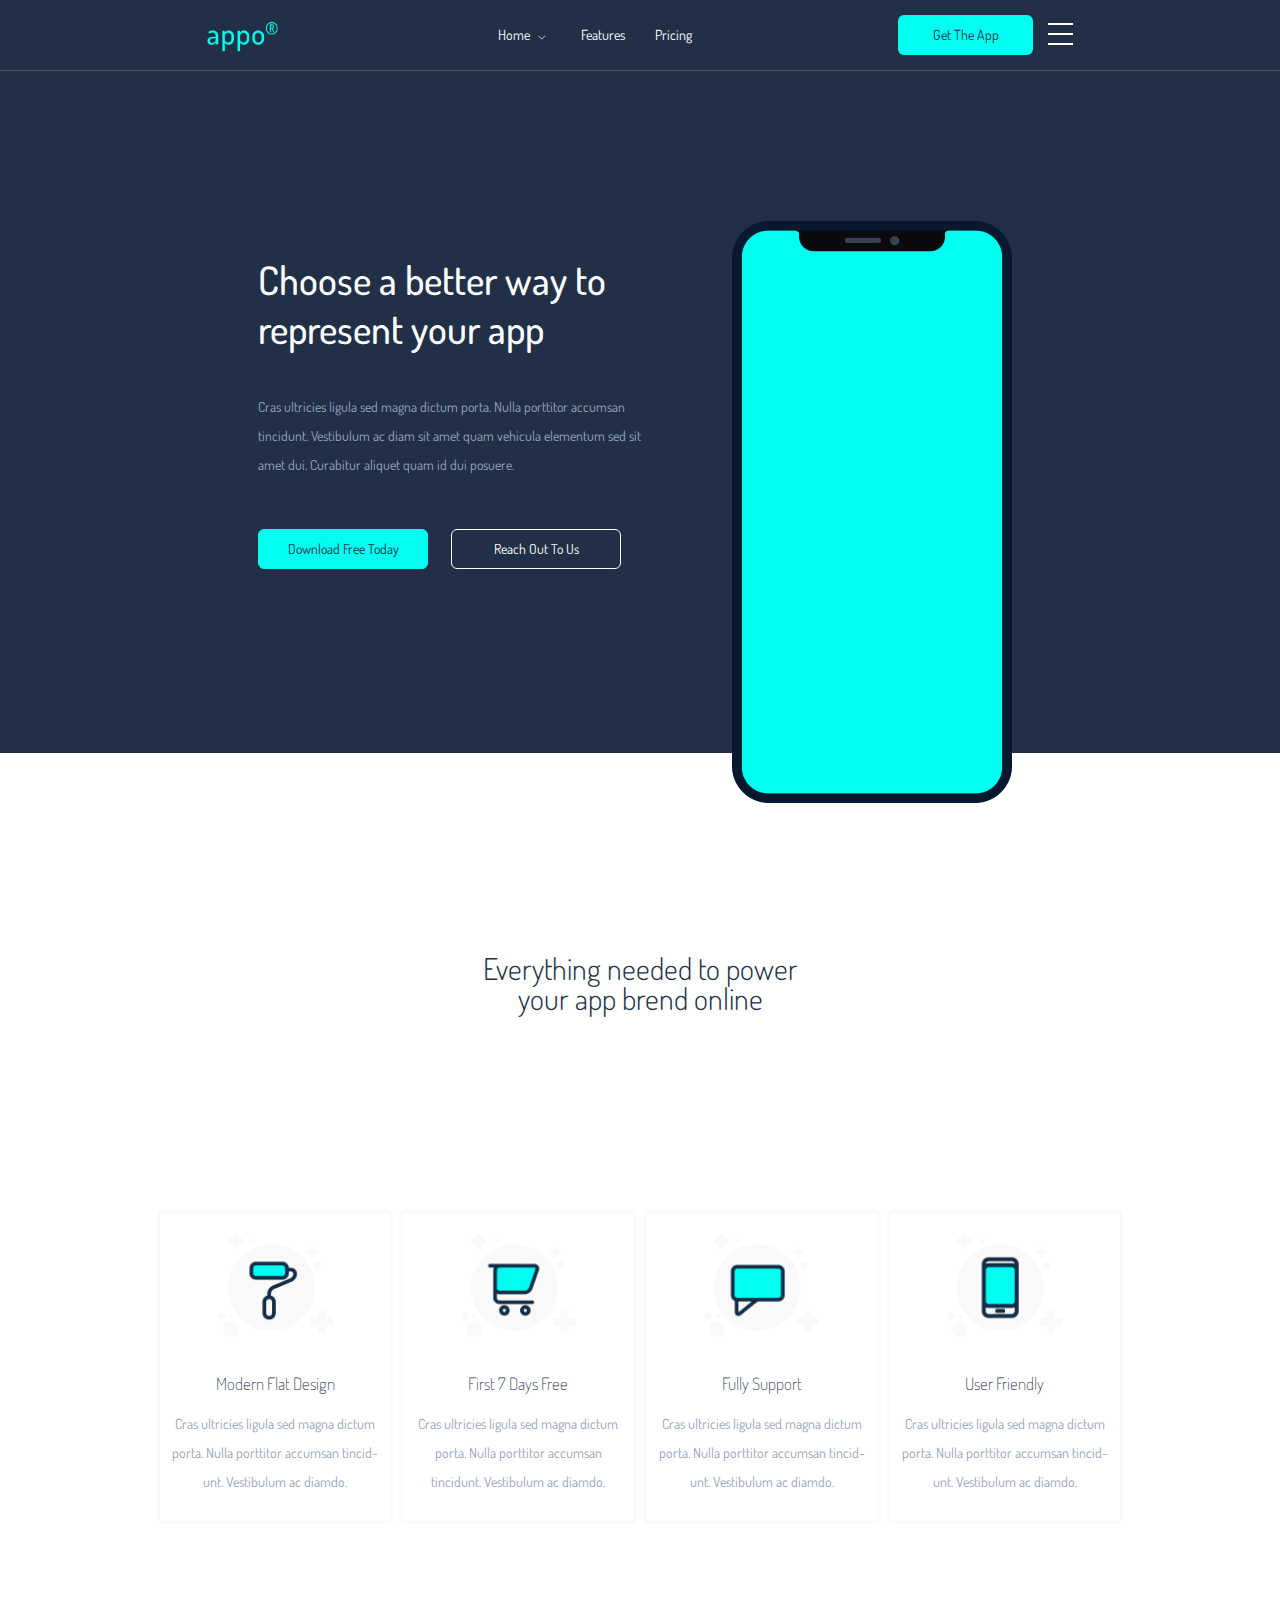
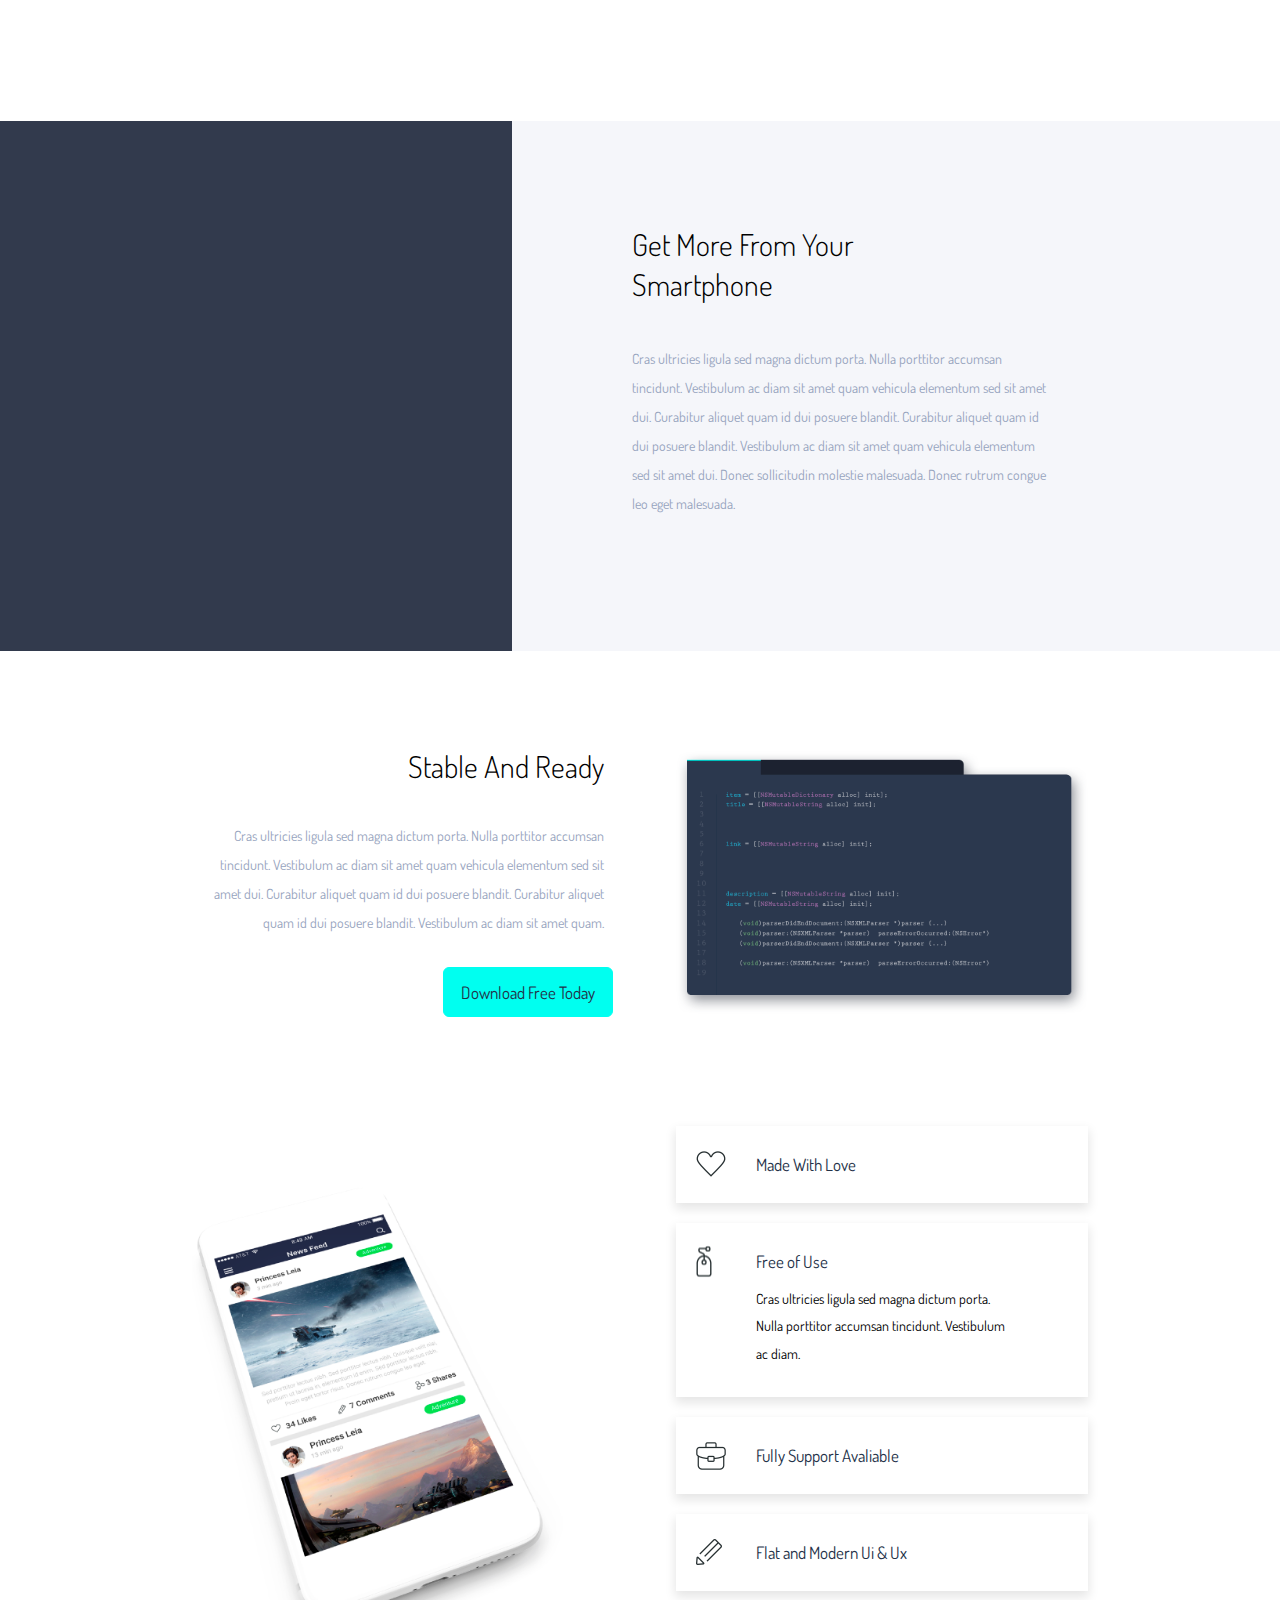
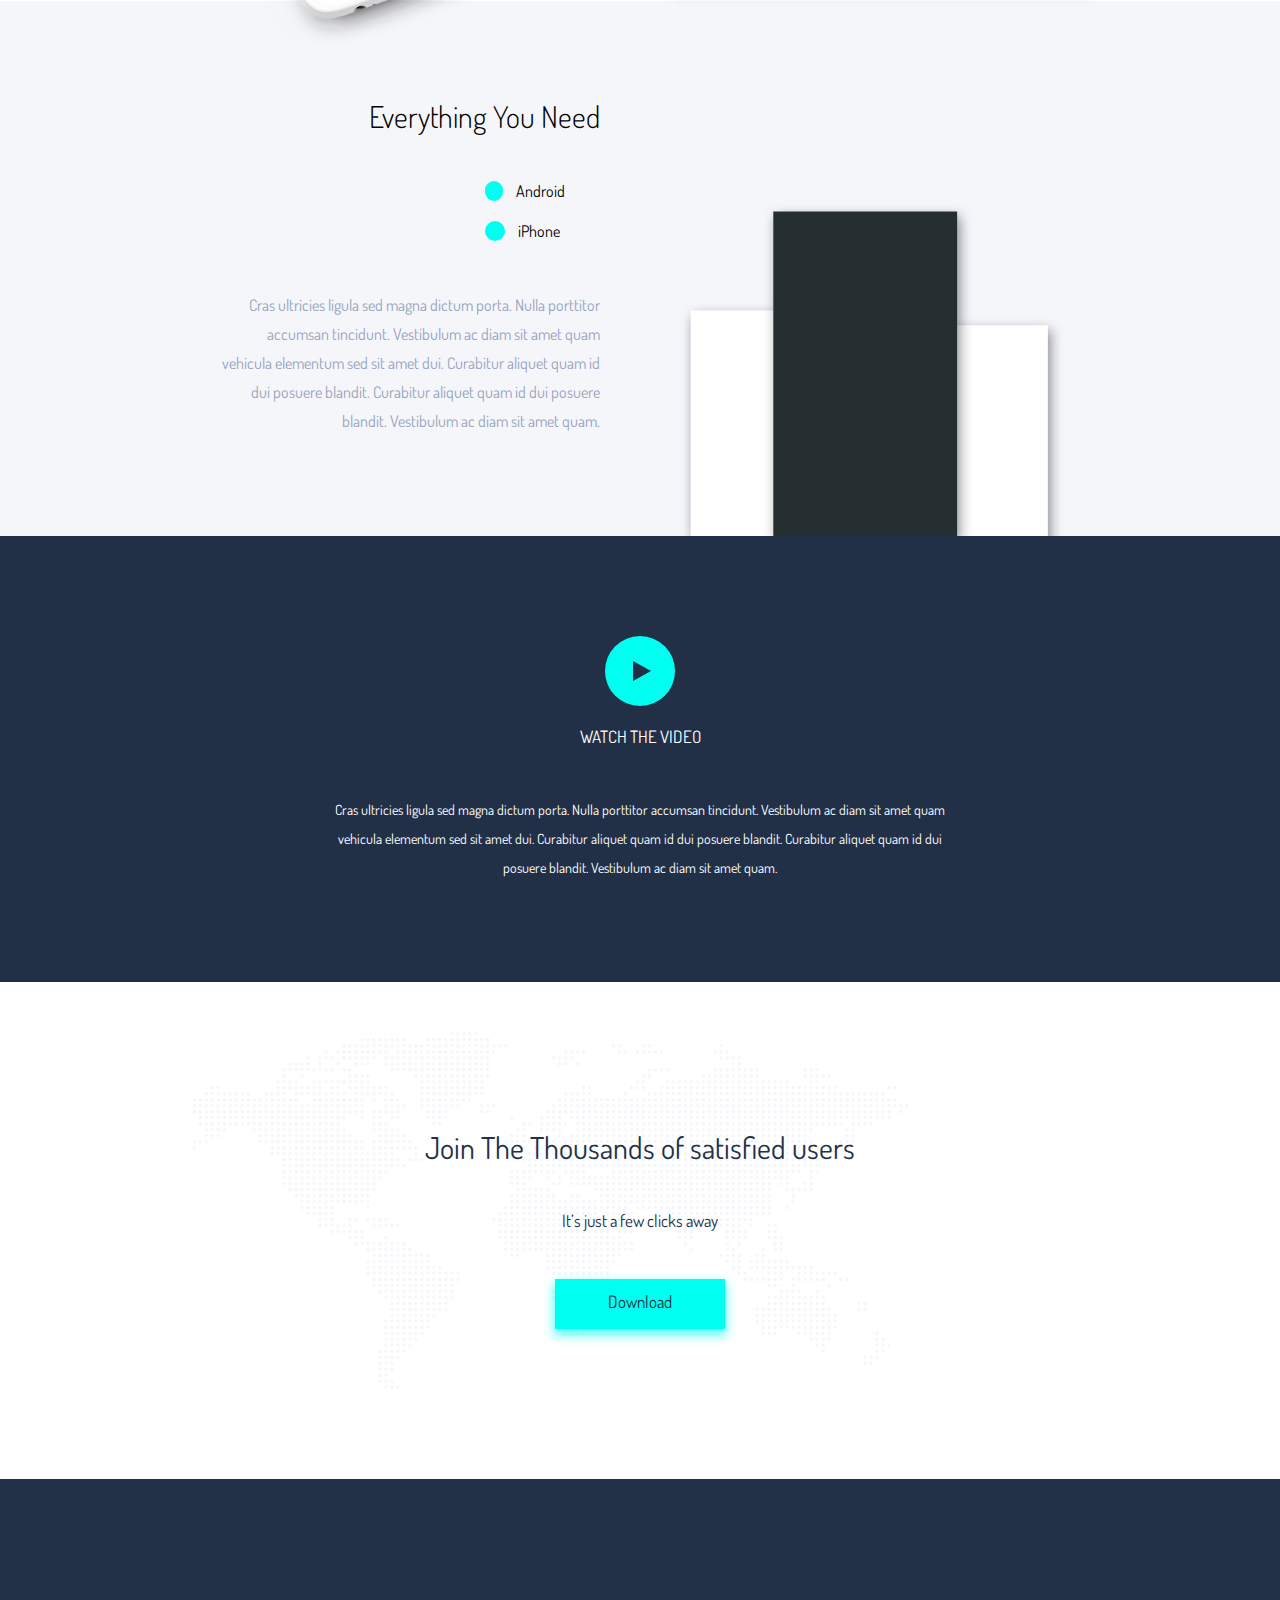
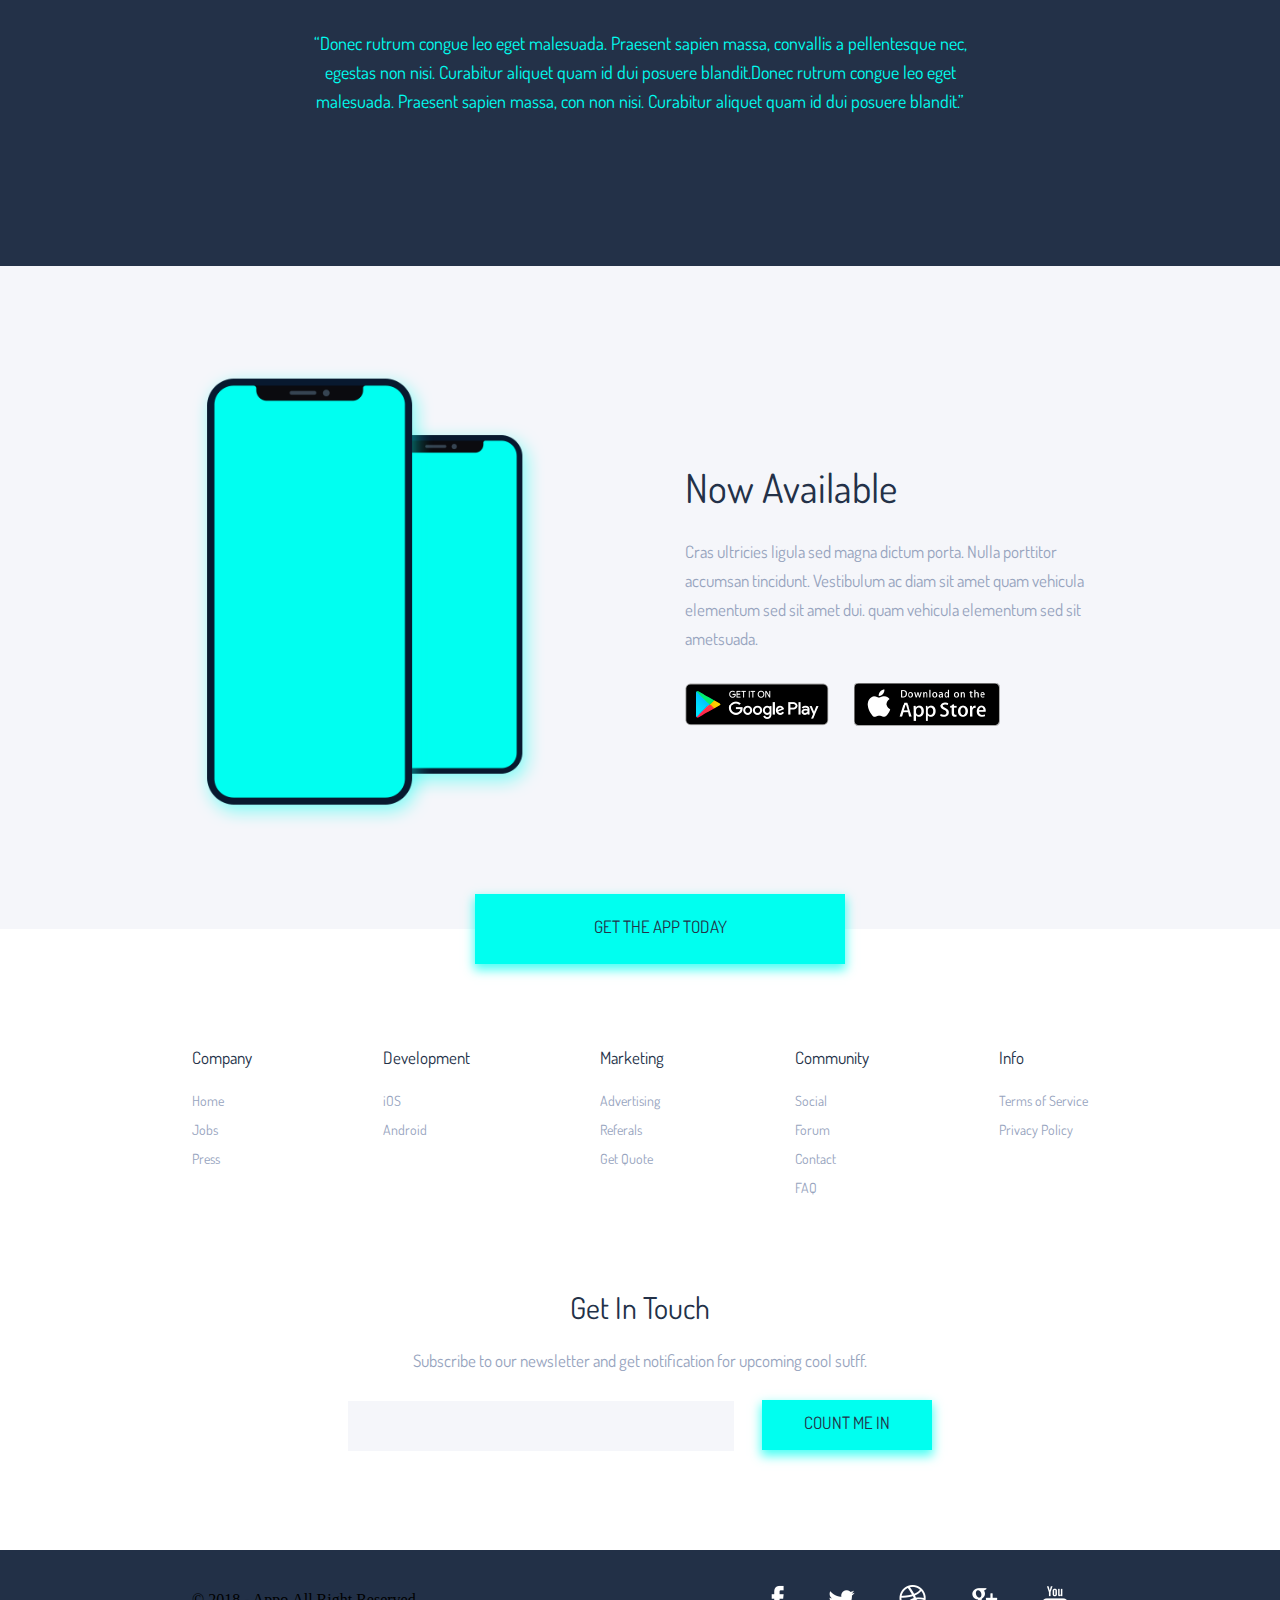
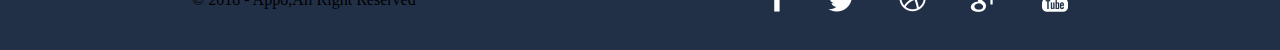
<file: phone/index.html>
<!DOCTYPE html>
<html lang="en">
<head>
  <meta charset="UTF-8">
  <meta name="viewport" content="width=device-width, initial-scale=1.0">
  <meta http-equiv="X-UA-Compatible" content="ie=edge">

  <link rel="stylesheet" href="./style/reset/reset.css">

  <link href="https://fonts.googleapis.com/css?family=Dosis:500&display=swap" rel="stylesheet">
  <link href="https://fonts.googleapis.com/css?family=Dosis:300&display=swap" rel="stylesheet">

  <link rel="stylesheet" href="./style/header/header.css">
  <link rel="stylesheet" href="./style/main/main.css">
  <link rel="stylesheet" href="./style/footer/footer.css">
  
  
  <title>appo</title>
</head>
<body>
  <header class="header__container">
    <div class="header__container-div">
    
      <img class="logo" src="./image/logo.png">
      
      <nav class="header__container-section">
        <ul class="header__container-section__list">

          <li class="header__container-section__list-items">
            <a class="header__container-section__list-items-btn" href="">
              Home
              
              <img src="./image/homeArrow.png" alt="">
            </a>
          
            <ul class="header__container-section__list-items__home-list">
              
              <li class="header__container-section__list-items__home-list-items">
                <a href="">1</a>
              </li>
              
              <li class="header__container-section__list-items__home-list-items">
                <a href="">2</a>
              </li>
            
              <li class="header__container-section__list-items__home-list-items">
                <a href="">3</a>
              </li>
            </ul>
          </li>
          
          <li class="header__container-section__list-items">
            <a class="header__container-section__list-items-btn" href="">
              Features
            </a>
          </li>
          
          <li class="header__container-section__list-items">
            <a class="header__container-section__list-items-btn" href="">
              Pricing
            </a>
          </li>
        </ul>
      </nav>
      
      <ul class="header__container-btn__list">
        <li class="header__container-btn__list-items">
          <button class="header__container-btn__list-items__btn">Get The App</button>
        </li>

        <li class="header__container-btn__list-items">
          <button class="header__container-btn__list-items__menu">
            <img src="./image/IconMenu.png" alt="">
          </button>
        </li>
      </ul>
      
    </div>
  </header>
  
  <main class="main">
      <section class='main__head-content'>

        <div class="main__head-content__wrap">
          <h3 class="main__head-content__wrap-chapter">Choose a better way to represent your app</h3>

          <p class="main__head-content__wrap-text">
            Cras ultricies ligula sed magna dictum porta. 
            Nulla porttitor accumsan tincidunt. Vestibulum ac 
            diam sit amet quam vehicula elementum sed sit amet dui. 
            Curabitur aliquet quam id dui posuere.
          </p>

          <button class="main__head-content__wrap-btn-dwl">Download Free Today</button>

          <button class="main__head-content__wrap-btn-reach">Reach Out To Us</button>
        </div>

        <img class="main__head-content-img"  src="./image/vectorPphone.png" alt="">
      </section>

      
      <section class='main__first-block'>
        <h4 class="main__first-block-chapter">Everything needed to power your app brend online</h4>
      
        <div class="main__first-block__wrap">
        
        <div class="main__first-block__wrap__sub-menu">
          <img src="./image/subMenuIcon1.png" class="main__first-block__wrap__sub-menu-img">
          
          <h5 class="main__first-block__wrap__sub-menu-chapter">Modern Flat Design</h5>
          <p class="main__first-block__wrap__sub-menu-text">
            Cras ultricies ligula sed magna dictum porta. Nulla porttitor accumsan tincid&shyunt. Vestibulum ac diamdo.
          </p>
        </div>

        <div class="main__first-block__wrap__sub-menu">
          <img src="./image/subMenuIcon2.png" class="main__first-block__wrap__sub-menu-img">
          
          <h5 class="main__first-block__wrap__sub-menu-chapter">First 7 Days Free</h5>
          <p class="main__first-block__wrap__sub-menu-text">
            Cras ultricies ligula sed magna dictum porta. Nulla porttitor accum&shysan tincidunt. Vestibulum ac diamdo.
          </p>
          
        </div>
        
        <div class="main__first-block__wrap__sub-menu">
          <img src="./image/subMenuIcon3.png" class="main__first-block__wrap__sub-menu-img">
          
          <h5 class="main__first-block__wrap__sub-menu-chapter">Fully Support</h5>
          <p class="main__first-block__wrap__sub-menu-text">
            Cras ultricies ligula sed magna dictum porta. Nulla porttitor accumsan tincid&shyunt. Vestibulum ac diamdo.
          </p>
          
        </div>
        
        <div class="main__first-block__wrap__sub-menu">
          <img src="./image/subMenuIcon4.png" class="main__first-block__wrap__sub-menu-img">
          
          <h5 class="main__first-block__wrap__sub-menu-chapter">User Friendly</h5>
          <p class="main__first-block__wrap__sub-menu-text">
            Cras ultricies ligula sed magna dictum porta. Nulla porttitor accumsan tincid&shyunt. Vestibulum ac diamdo.
          </p>
          </div>
          
        </div>
      </section>


      <section class="main__second-block">
        <div class="main__second-block-bcdc"></div>
        <div class="main__second-block-article">
          <h4 class="main__second-block-article__chapter">Get More From Your Smartphone</h4>
          <p class="main__second-block-article__text">
            Cras ultricies ligula sed magna dictum porta. Nulla porttitor accumsan tincidunt. 
            Vestibulum ac diam sit amet quam vehicula elementum sed sit amet dui. 
            Curabi&shytur aliquet quam id dui posuere blandit. Curabitur aliquet quam id dui posuere blandit. 
            Vestibulum ac diam sit amet quam vehicula elementum sed sit amet dui. 
            Donec sollicitudin molestie malesuada. Donec rutrum congue leo eget malesuada.
          </p>
        </div>
      </section>

      <section class="main__third-block">
        <div class="main__third-block__wrap">

          <div class="main__third-block__wrap-article">

            <h4 class="main__third-block__wrap-article-chapter">Stable And Ready</h4>

            <p class="main__third-block__wrap-article-text">
              Cras ultricies ligula sed magna dictum porta. Nulla porttitor accumsan tincidunt. 
              Vestibulum ac diam sit amet quam vehicula elementum sed sit amet dui. 
              Curabi&shytur aliquet quam id dui posuere blandit. Curabitur aliquet quam id dui posuere blandit. 
              Vestibulum ac diam sit amet quam.
            </p>

            <button class="main__third-block__wrap-article-btn">Download Free Today</button>
          </div>

          <img src="./image/screen.png" class="main__third-block__wrap-img">
        </div>

        <div class="main__third-block__wrap">

          <div class="main__third-block__wrap-code">

            <img src="./image/codeWindow.png" class="main__third-block__wrap-code-img">

            <button class="main__third-block__wrap-code-btn">Made With Love</button>

            <button class="main__third-block__wrap-code-btn">

              <h5 class="main__third-block__wrap-code-btn-chapter">Free of Use</h5>
              <p class="main__third-block__wrap-code-btn-text">
                Cras ultricies ligula sed magna dictum porta. 
                Nulla porttitor accumsan tincidunt. Vestibulum ac diam.
              </p>
            </button>

            <button class="main__third-block__wrap-code-btn">Fully Support Avaliable</button>

            <button class="main__third-block__wrap-code-btn">Flat and Modern Ui & Ux</button>
          </div>
        </div>
      </section>
      
      <section class="main__fourth-block">
        <div class="main__fourth-block__content">
          
            <h4 class="main__fourth-block__content-chapter">Everything You Need</h4>
            
            
            <label class="main__fourth-block__content-label"> 
              <input class="main__fourth-block__content-label-input" type="checkbox">
              
              <span class="main__fourth-block__content-label-fake"></span>
              
              <span class="main__fourth-block__content-label-text">Android</span>
            </label>
            
            <label class="main__fourth-block__content-label"> 
              <input class="main__fourth-block__content-label-input" type="checkbox">
              
              <span class="main__fourth-block__content-label-fake"></span>
              
              <span class="main__fourth-block__content-label-text">iPhone</span>
            </label>
            
            <p class="main__fourth-block__content-text">
              Cras ultricies ligula sed magna dictum porta. Nulla porttitor accumsan tincidunt. 
              Vestibulum ac diam sit amet quam vehicula elementum sed sit amet dui. 
              Curabitur aliquet quam id dui posuere blandit. Curabitur aliquet quam id dui posuere blandit. 
              Vestibulum ac diam sit amet quam.
            </p>
        </div>

        <div class="main__fourth-block__div">      
          <img class="main__fourth-block__div-img" src="./image/midImage.png" alt="">
        </div>
      </section>

      <section class="main__fifth-block">

        <div class="main__fifth-block__wrap">
          <a href="" class="main__fifth-block__wrap-a">
            <button class="main__fifth-block__wrap-a-btn"></button>

            <p class="main__fifth-block__wrap-a-watch">WATCH THE VIDEO</p>
          </a>

          <p class="main__fifth-block__wrap-text">Cras ultricies ligula sed magna dictum porta. Nulla porttitor accumsan tincidunt. Vestibulum ac diam sit amet quam vehicula 
            elementum sed sit amet dui. Curabitur aliquet quam id dui posuere blandit. Curabitur aliquet quam id dui posuere blandit. 
            Vestibulum ac diam sit amet quam.
          </p>
        </div>
      </section>

      <section class="main__six-block">
        <div class="main__six-block__wrap">
          <h4 class="main__six-block__wrap-h4">Join The Thousands of satisfied users</h4>

          <p class="main__six-block__wrap-text">It’s just a few clicks away</p>
          
          <button class="main__six-block__wrap-btn">Download</button>
        </div>
      </section>

      <section class="main__seven-block">
        <div class="main__seven-block__wrap">
          
          <p class="main__seven-block__wrap-text">
            “Donec rutrum congue leo eget malesuada. Praesent sapien massa, convallis a pellentesque nec, egestas non nisi. 
            Curabitur aliquet quam id dui posuere blandit.Donec rutrum congue leo eget malesuada. Praesent sapien massa, con non nisi. 
            Curabitur aliquet quam id dui posuere blandit.”
          </p>
        </div>
      </section>

      <section class="main__eight-block">
        
        <div class="main__eight-block__wrap">

          <div class="main__eight-block__wrap-img">

            <img src="./image/leftSmartfone.png" class="main__eight-block__wrap-img-l">

            <img src="./image/rightSmartfone.png" class="main__eight-block__wrap-img-r">
          </div>

          <div class="main__eight-block__wrap-content">

            <h4 class="main__eight-block__wrap-content-h4">Now Available</h4>
            
            <p class="main__eight-block__wrap-content-text">
              Cras ultricies ligula sed magna dictum porta. Nulla porttitor accumsan tincidunt. 
              Vestibulum ac diam sit amet quam vehicula elementum sed sit amet dui. 
              quam vehicula elementum sed sit ametsuada.
            </p>
            
            <button class="main__eight-block__wrap-content-btng"></button>
            
            <button class="main__eight-block__wrap-content-btna"></button>
          </div>
        </div>
        
        <button class="main__eight-block__btn-get">GET THE APP TODAY</button>
      </section>

      <section class="main__nineth-block">
        <div class="main__nineth-block__wrap">

          <ul class="main__nineth-block__wrap-list">
            <li class="main__nineth-block__wrap-list-items">
              Company

              <ul class="main__nineth-block__wrap-list-items__ul">

                <li class="main__nineth-block__wrap-list-items__ul-li">Home</li>
                <li class="main__nineth-block__wrap-list-items__ul-li">Jobs</li>
                <li class="main__nineth-block__wrap-list-items__ul-li">Press</li>
              </ul>
            </li>

            <li class="main__nineth-block__wrap-list-items">Development

              <ul class="main__nineth-block__wrap-list-items__ul">

                <li class="main__nineth-block__wrap-list-items__ul-li">iOS</li>
                <li class="main__nineth-block__wrap-list-items__ul-li">Android</li>
              </ul>
            </li>

            <li class="main__nineth-block__wrap-list-items">Marketing

              <ul class="main__nineth-block__wrap-list-items__ul">

                <li class="main__nineth-block__wrap-list-items__ul-li">Advertising</li>
                <li class="main__nineth-block__wrap-list-items__ul-li">Referals</li>
                <li class="main__nineth-block__wrap-list-items__ul-li">Get Quote</li>
              </ul>
            </li>

            <li class="main__nineth-block__wrap-list-items">Community

              <ul class="main__nineth-block__wrap-list-items__ul">

                <li class="main__nineth-block__wrap-list-items__ul-li">Social</li>
                <li class="main__nineth-block__wrap-list-items__ul-li">Forum</li>
                <li class="main__nineth-block__wrap-list-items__ul-li">Contact</li>
                <li class="main__nineth-block__wrap-list-items__ul-li">FAQ</li>
              </ul>
            </li>

            <li class="main__nineth-block__wrap-list-items">Info

              <ul class="main__nineth-block__wrap-list-items__ul">

                <li class="main__nineth-block__wrap-list-items__ul-li">Terms of Service</li>
                <li class="main__nineth-block__wrap-list-items__ul-li">Privacy Policy</li>
              </ul>
            </li>
          </ul>
        </div>

        <div class="main__nineth-block__subscribe">
          <h4 class="main__nineth-block__subscribe-h4">Get In Touch</h4>

          <p class="main__nineth-block__subscribe-text">
            Subscribe to our newsletter and get notification for upcoming cool sutff.
          </p>

          <label for="" class="main__nineth-block__subscribe-label">
            <input class="main__nineth-block__subscribe-label-email" type="email">

            <span class="main__nineth-block__subscribe-label-fake"></span>
          </label>

          <button class="main__nineth-block__subscribe-btn">COUNT ME IN</button>
        </div>
      </section>
    </main>

    <footer class="footer">

      <div class="footer__wrap">


        <div class="footer__wrap-text">
          <span class="footer__wrap-text-span"> © 2018 - Appo,All Right Reserved</span>
        </div>

        <div class="footer__wrap-icons">
          <a href="" class="footer__wrap-icons-a">
            <img src="./image/f.png" class="footer__wrap-icons-a-img">
          </a>

          <a href="" class="footer__wrap-icons-a">
            <img src="./image/twitter.png" class="footer__wrap-icons-a-img">
          </a>

          <a href="" class="footer__wrap-icons-a">
            <img src="./image/drrible.png" class="footer__wrap-icons-a-img">
          </a>

          <a href="" class="footer__wrap-icons-a">
            <img src="./image/google.png" class="footer__wrap-icons-a-img">
          </a>

          <a href="" class="footer__wrap-icons-a">
            <img src="./image/youtube.png" class="footer__wrap-icons-a-img">
          </a>
        </div>
      </div>
    </footer>
</body>
</html>
</file>
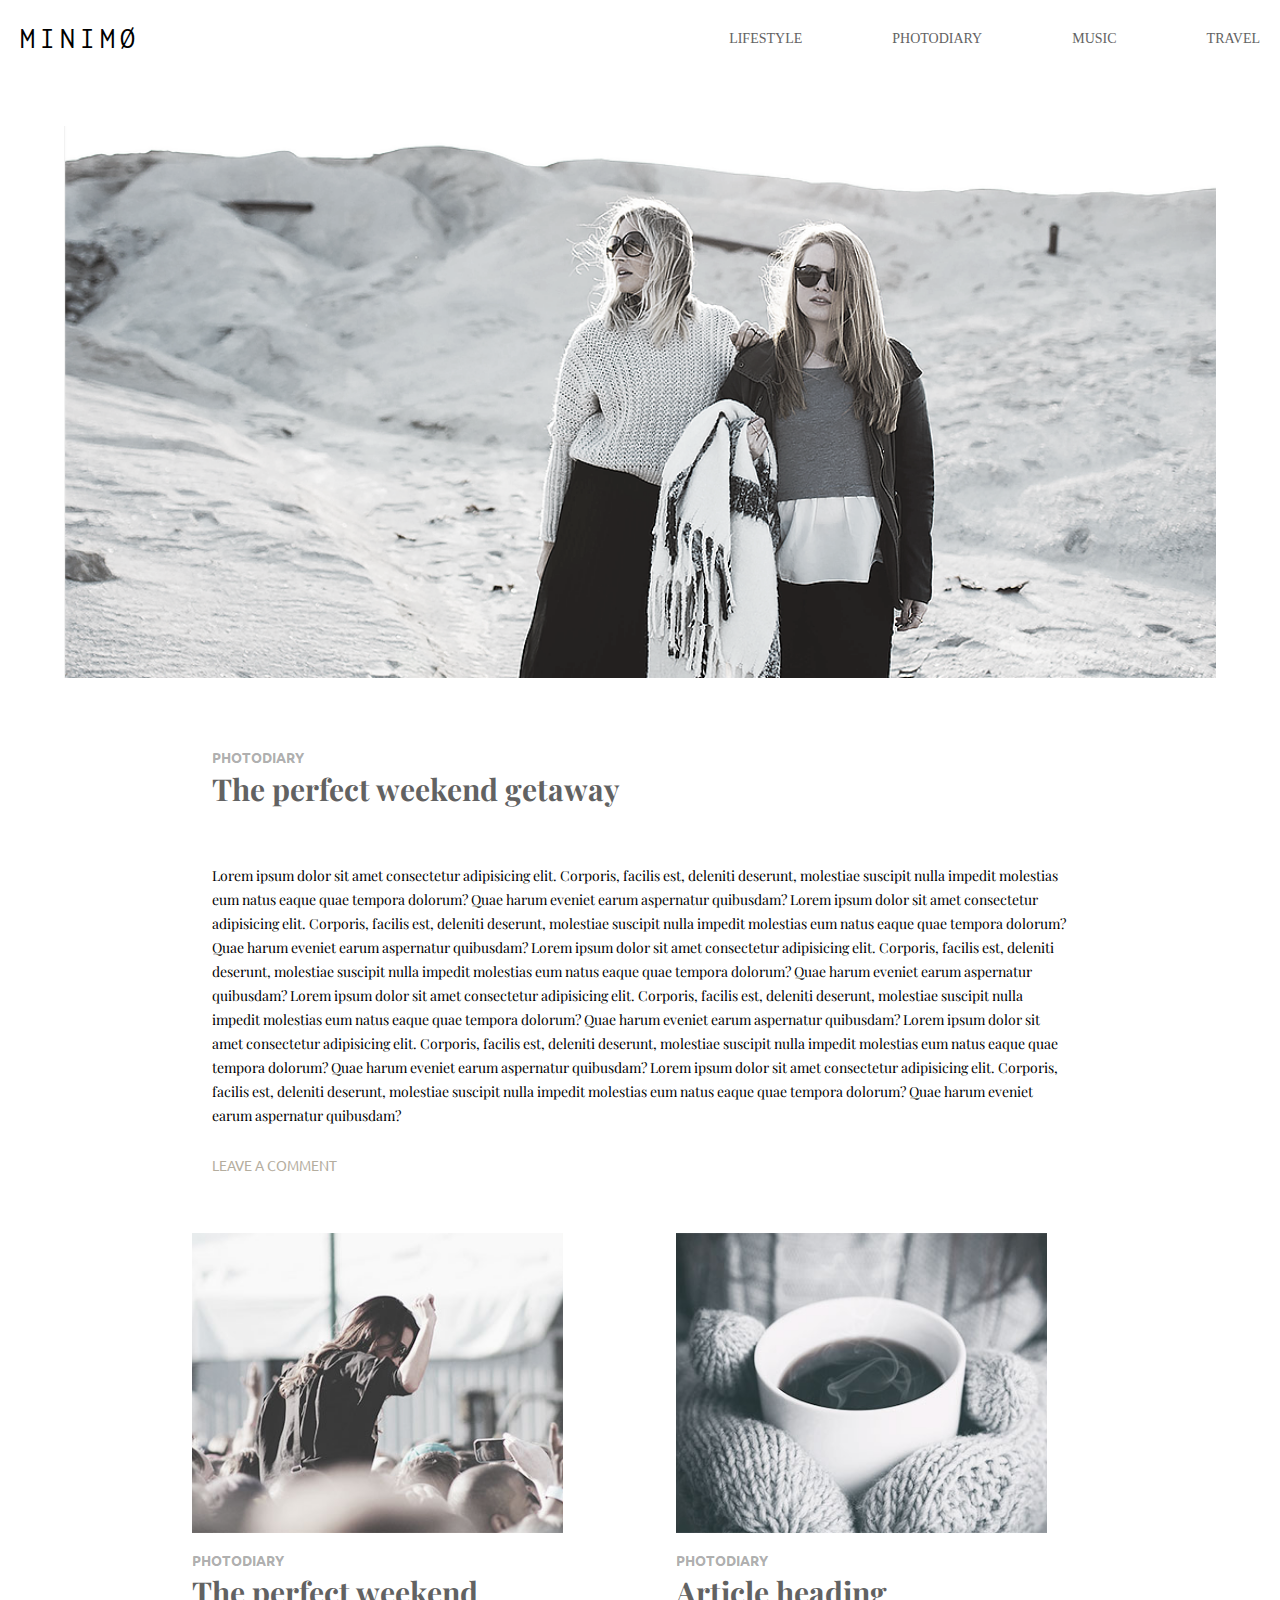
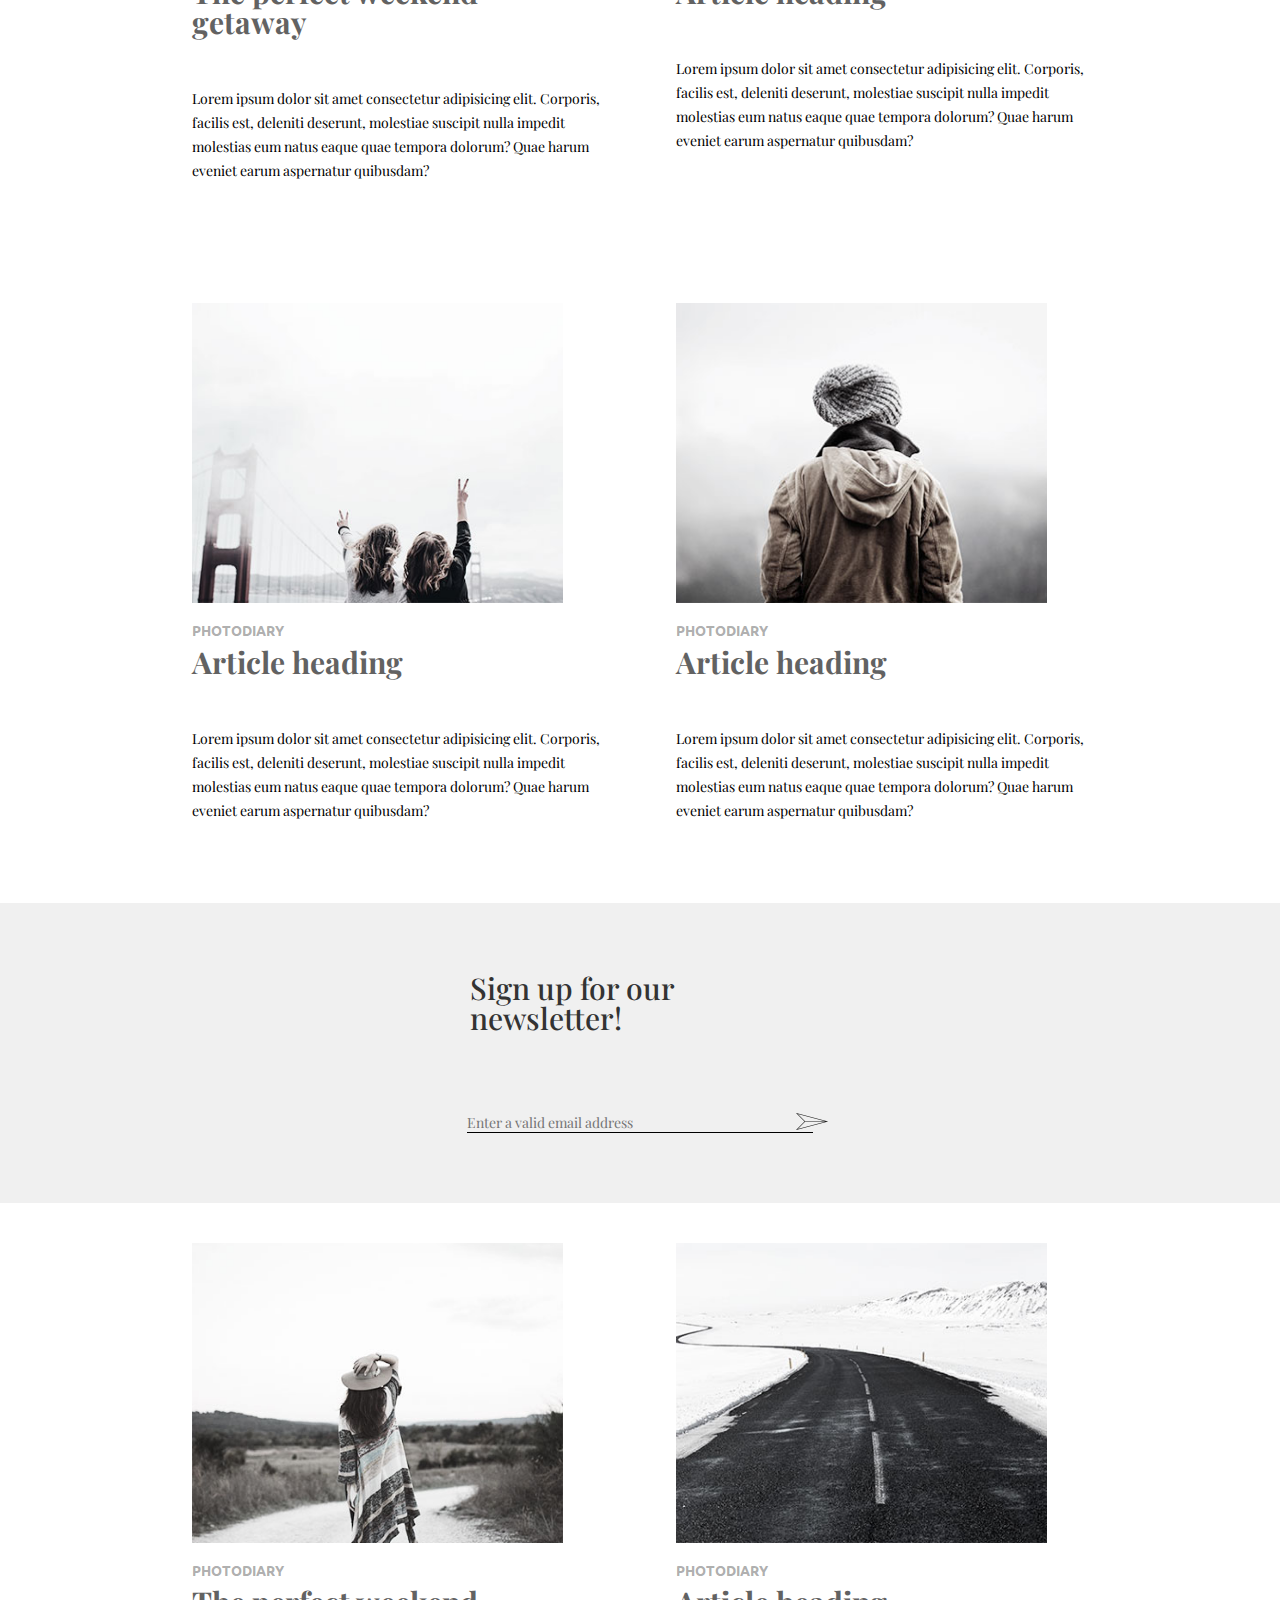
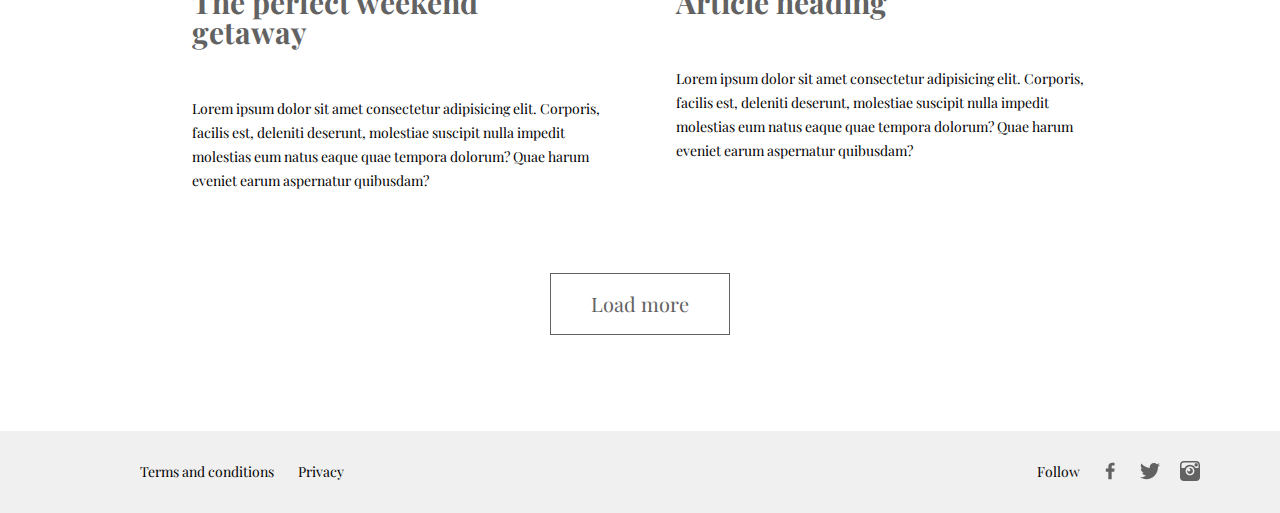
<file: minimo/lesson7.html>
<!DOCTYPE html>
<html lang="en">

<head>
  <meta charset="UTF-8">
  <meta name="viewport" content="width=device-width, initial-scale=1.0">
  <meta http-equiv="X-UA-Compatible" content="ie=edge">

  <link rel="stylesheet" href="./styles/common/reset.css">

  <link href="https://fonts.googleapis.com/css?family=Inconsolata&display=swap" rel="stylesheet">
  <link href="https://fonts.googleapis.com/css?family=Playfair+Display:400,700&display=swap" rel="stylesheet">
  <link href="https://fonts.googleapis.com/css?family=Ubuntu&display=swap" rel="stylesheet">

  <link rel="stylesheet" href="./styles/header/header.css">
  <link rel="stylesheet" href="./styles/index/main.css">
  <link rel="stylesheet" href="./styles/footer/footer.css">

  <title>Minimo</title>
</head>

<body>
  <header class="header">
    <span class="header__logo">Minimø</span>
    <ul class="header__list">
      <li class="header__list-items">
        <a href="" class="header__list-items-link">lifestyle</a>
      </li>

      <li class="header__list-items">
        <a href="" class="header__list-items-link">photodiary</a>
      </li>

      <li class="header__list-items">
        <a href="" class="header__list-items-link">music</a>
      </li>

      <li class="header__list-items">
        <a href="" class="header__list-items-link">travel</a>
      </li>
    </ul>

    <!-- Button for mobile nav -->
    <div class="header__menu-icon">
      <a href="" class="header__menu-icon-line">
        <span></span>
      </a>
    </div>

    <!-- Mobile nav -->
    <div class="header__mobile-nav">
      <ul class="header__mobile-nav__list">
        <li class="header__mobile-nav__list-items">
          <a href="" class="header__mobile-nav__list-items-link">lifestyle</a>
        </li>

        <li class="header__mobile-nav__list-items">
          <a href="" class="header__mobile-nav__list-items-link">photodiary</a>
        </li>

        <li class="header__mobile-nav__list-items">
          <a href="" class="header__mobile-nav__list-items-link">music</a>
        </li>

        <li class="header__mobile-nav__list-items">
          <a href="" class="header__mobile-nav__list-items-link">travel</a>
        </li>
      </ul>
    </div>
  </header>

  <main class="main">
    <section class="main__main-article">
      <img class="main__main-article-img" src="./images/MainHeadImg.png" alt="">

      <div class="main__main-article-wrap">
        <h2 class="main__main-article-chapter">Photodiary</h2>

        <h3 class="main__main-article-caption">The perfect weekend getaway
        </h3>

        <p class="main__main-article-text">
          Lorem ipsum dolor sit amet consectetur adipisicing elit. Corporis, facilis est,
          deleniti deserunt, molestiae suscipit nulla impedit molestias eum natus eaque quae
          tempora dolorum? Quae harum eveniet earum aspernatur quibusdam?
          Lorem ipsum dolor sit amet consectetur adipisicing elit. Corporis, facilis est,
          deleniti deserunt, molestiae suscipit nulla impedit molestias eum natus eaque quae
          tempora dolorum? Quae harum eveniet earum aspernatur quibusdam?
          Lorem ipsum dolor sit amet consectetur adipisicing elit. Corporis, facilis est,
          deleniti deserunt, molestiae suscipit nulla impedit molestias eum natus eaque quae
          tempora dolorum? Quae harum eveniet earum aspernatur quibusdam?
          Lorem ipsum dolor sit amet consectetur adipisicing elit. Corporis, facilis est,
          deleniti deserunt, molestiae suscipit nulla impedit molestias eum natus eaque quae
          tempora dolorum? Quae harum eveniet earum aspernatur quibusdam?
          Lorem ipsum dolor sit amet consectetur adipisicing elit. Corporis, facilis est,
          deleniti deserunt, molestiae suscipit nulla impedit molestias eum natus eaque quae
          tempora dolorum? Quae harum eveniet earum aspernatur quibusdam?
          Lorem ipsum dolor sit amet consectetur adipisicing elit. Corporis, facilis est,
          deleniti deserunt, molestiae suscipit nulla impedit molestias eum natus eaque quae
          tempora dolorum? Quae harum eveniet earum aspernatur quibusdam?
        </p>

        <a class="main__main-article-btn" href="">leave a comment</a>
      </div>
    </section>

    <section class="main__articles-wrap">
      <ul class="main__articles-list">
        <li class="main__articles-list-items">
          <img class="main__main-article-img" src="./images/1.jpg" alt="">

          <div class="main__article-wrap">
            <h2 class="main__main-article-chapter">Photodiary</h2>

            <h3 class="main__main-article-caption">The perfect weekend getaway
            </h3>

            <p class="main__main-article-text">
              Lorem ipsum dolor sit amet consectetur adipisicing elit. Corporis, facilis est,
              deleniti deserunt, molestiae suscipit nulla impedit molestias eum natus eaque quae
              tempora dolorum? Quae harum eveniet earum aspernatur quibusdam?
            </p>

          </div>
        </li>

        <li class="main__articles-list-items">
          <img class="main__main-article-img" src="./images/2.jpg" alt="">

          <div class="main__article-wrap">
            <h2 class="main__main-article-chapter">Photodiary</h2>

            <h3 class="main__main-article-caption">Article heading</h3>

            <p class="main__main-article-text">
              Lorem ipsum dolor sit amet consectetur adipisicing elit. Corporis, facilis est,
              deleniti deserunt, molestiae suscipit nulla impedit molestias eum natus eaque quae
              tempora dolorum? Quae harum eveniet earum aspernatur quibusdam?
            </p>
        </li>

        <li class="main__articles-list-items">
          <img class="main__main-article-img" src="./images/3.jpg" alt="">

          <div class="main__article-wrap">
            <h2 class="main__main-article-chapter">Photodiary</h2>

            <h3 class="main__main-article-caption">Article heading</h3>

            <p class="main__main-article-text">
              Lorem ipsum dolor sit amet consectetur adipisicing elit. Corporis, facilis est,
              deleniti deserunt, molestiae suscipit nulla impedit molestias eum natus eaque quae
              tempora dolorum? Quae harum eveniet earum aspernatur quibusdam?
            </p>
        </li>

        <li class="main__articles-list-items">
          <img class="main__main-article-img" src="./images/4.jpg" alt="">

          <div class="main__article-wrap">
            <h2 class="main__main-article-chapter">Photodiary</h2>

            <h3 class="main__main-article-caption">Article heading</h3>

            <p class="main__main-article-text">
              Lorem ipsum dolor sit amet consectetur adipisicing elit. Corporis, facilis est,
              deleniti deserunt, molestiae suscipit nulla impedit molestias eum natus eaque quae
              tempora dolorum? Quae harum eveniet earum aspernatur quibusdam?
            </p>
        </li>
      </ul>

    </section>

    <section class="main__sign-up">
      <form class="main__form">

        <h4 class="main__form-title">Sign up for our newsletter!</h4>

        <input class="main__form-email" type="email" placeholder="Enter a valid email address">
        <input class="main__form-submit" type="submit" value="">
      </form>
    </section>

    <section class="main__articles-wrap">
      <ul class="main__articles-list">
        <li class="main__articles-list-items">
          <img class="main__main-article-img" src="./images/5.jpg" alt="">

          <div class="main__article-wrap">
            <h2 class="main__main-article-chapter">Photodiary</h2>

            <h3 class="main__main-article-caption">The perfect weekend getaway
            </h3>

            <p class="main__main-article-text">
              Lorem ipsum dolor sit amet consectetur adipisicing elit. Corporis, facilis est,
              deleniti deserunt, molestiae suscipit nulla impedit molestias eum natus eaque quae
              tempora dolorum? Quae harum eveniet earum aspernatur quibusdam?
            </p>

          </div>
        </li>

        <li class="main__articles-list-items">
          <img class="main__main-article-img" src="./images/6.jpg" alt="">

          <div class="main__article-wrap">
            <h2 class="main__main-article-chapter">Photodiary</h2>

            <h3 class="main__main-article-caption">Article heading</h3>

            <p class="main__main-article-text">
              Lorem ipsum dolor sit amet consectetur adipisicing elit. Corporis, facilis est,
              deleniti deserunt, molestiae suscipit nulla impedit molestias eum natus eaque quae
              tempora dolorum? Quae harum eveniet earum aspernatur quibusdam?
            </p>
        </li>
      </ul>
    </section>

    <section class="main__btn">
      <button class="btn main__btn-primary">Load more</button>
    </section>
  </main>
  
  <footer class="footer">
    <div class="footer__rules">
      <a href="">Terms and conditions</a>
      <a href="">Privacy</a>
    </div>

    <div class="footer__socials">
      <span></span>
      <a href="">
        Follow
      </a>

      <a href="">
        <svg xmlns="http://www.w3.org/2000/svg" x="0px" y="0px" width="24" height="24" viewBox="0 0 24 24"
          style=" fill:000000;">
          <path
            d="M17.525,9H14V7c0-1.032,0.084-1.682,1.563-1.682h1.868v-3.18C16.522,2.044,15.608,1.998,14.693,2C11.98,2,10,3.657,10,6.699V9H7v4l3-0.001V22h4v-9.003l3.066-0.001L17.525,9z">
          </path>
        </svg>
      </a>

      <a href="">
        <svg xmlns="http://www.w3.org/2000/svg" viewBox="0 0 512 512">
          <path
            d="M512 97.248c-19.04 8.352-39.328 13.888-60.48 16.576 21.76-12.992 38.368-33.408 46.176-58.016-20.288 12.096-42.688 20.64-66.56 25.408C411.872 60.704 384.416 48 354.464 48c-58.112 0-104.896 47.168-104.896 104.992 0 8.32.704 16.32 2.432 23.936-87.264-4.256-164.48-46.08-216.352-109.792-9.056 15.712-14.368 33.696-14.368 53.056 0 36.352 18.72 68.576 46.624 87.232-16.864-.32-33.408-5.216-47.424-12.928v1.152c0 51.008 36.384 93.376 84.096 103.136-8.544 2.336-17.856 3.456-27.52 3.456-6.72 0-13.504-.384-19.872-1.792 13.6 41.568 52.192 72.128 98.08 73.12-35.712 27.936-81.056 44.768-130.144 44.768-8.608 0-16.864-.384-25.12-1.44C46.496 446.88 101.6 464 161.024 464c193.152 0 298.752-160 298.752-298.688 0-4.64-.16-9.12-.384-13.568 20.832-14.784 38.336-33.248 52.608-54.496z" />
        </svg>
      </a>

      <a href="">
        <svg xmlns="http://www.w3.org/2000/svg" viewBox="0 0 26 26">
          <path
            d="M20 7c-.551 0-1-.449-1-1V4c0-.551.449-1 1-1h2c.551 0 1 .449 1 1v2c0 .551-.449 1-1 1h-2zM13 9.188c-.726 0-1.396.213-1.973.563.18-.056.367-.093.564-.093 1.068 0 1.933.865 1.933 1.934 0 1.066-.865 1.933-1.933 1.933s-1.933-.866-1.933-1.933c0-.199.039-.386.094-.565-.352.577-.564 1.247-.564 1.973 0 2.107 1.705 3.813 3.813 3.813 2.105 0 3.813-1.705 3.813-3.813S15.105 9.188 13 9.188z"
            fill="030104" />
          <path
            d="M13 7c3.313 0 6 2.686 6 6s-2.688 6-6 6c-3.313 0-6-2.686-6-6s2.687-6 6-6m0-2c-4.411 0-8 3.589-8 8s3.589 8 8 8 8-3.589 8-8-3.589-8-8-8z"
            fill="030104" />
          <path
            d="M21.125 0H4.875C2.182 0 0 2.182 0 4.875v16.25C0 23.818 2.182 26 4.875 26h16.25C23.818 26 26 23.818 26 21.125V4.875C26 2.182 23.818 0 21.125 0zM24 9h-6.537C18.416 10.063 19 11.461 19 13c0 3.314-2.688 6-6 6-3.313 0-6-2.686-6-6 0-1.539.584-2.938 1.537-4H2V4.875C2 3.29 3.29 2 4.875 2h16.25C22.711 2 24 3.29 24 4.875V9z"
            fill="030104" /></svg>
      </a>
    </div>
  </footer>

  <script src="./index.js"></script>
</body>

</html>
</file>
<file: phone/style/header/header.css>
body {
  height: 100vh;
}

body .header__container {
  display: -webkit-box;
  display: -ms-flexbox;
  display: flex;
  background-color: #223047;
  height: 70px;
  font-family: "Dosis", sans-serif;
  font-size: 14px;
  border-bottom: solid 1px #4e596c;
}

body .header__container-div {
  display: -webkit-box;
  display: -ms-flexbox;
  display: flex;
  -webkit-box-pack: justify;
      -ms-flex-pack: justify;
          justify-content: space-between;
  -webkit-box-align: center;
      -ms-flex-align: center;
          align-items: center;
  width: 70%;
  margin: 0 auto;
}

body .header__container .logo {
  width: 100px;
  cursor: pointer;
}

body .header__container-section__list {
  display: -webkit-box;
  display: -ms-flexbox;
  display: flex;
}

body .header__container-section__list-items-btn {
  margin: 15px;
  color: #fff;
}

body .header__container-section__list-items-btn img {
  margin: auto 5px;
}

body .header__container-section__list-items__home-list {
  display: none;
}

body .header__container-btn__list {
  display: -webkit-box;
  display: -ms-flexbox;
  display: flex;
}

body .header__container-btn__list-items__btn {
  background-color: #00fff0;
  width: 135px;
  height: 40px;
  border-radius: 6px;
  color: #233148;
  outline: none;
  cursor: pointer;
}

body .header__container-btn__list-items__menu {
  display: inline-block;
  text-align: center;
  text-decoration: none;
  border: solid 1px transparent;
  border-radius: 4px;
  padding: 0.5em 1em;
  outline: none;
  cursor: pointer;
}
/*# sourceMappingURL=header.css.map */
</file>
<file: phone/style/main/main.css>
.main {
  font-family: "Dosis", sans-serif;
}

.main__head-content {
  display: -webkit-box;
  display: -ms-flexbox;
  display: flex;
  -webkit-box-pack: center;
      -ms-flex-pack: center;
          justify-content: center;
  -webkit-box-align: center;
      -ms-flex-align: center;
          align-items: center;
  width: 100%;
  min-height: 630px;
  background: #223047;
  margin: 0 auto;
}

.main__head-content__wrap {
  width: 30%;
  margin: 40px;
}

.main__head-content__wrap-chapter {
  font-size: 39.43px;
  color: #fff;
  margin: 0 0 40px 0;
  font-weight: 500;
  line-height: 49.29px;
}

.main__head-content__wrap-text {
  font-size: 13.8px;
  color: #97a4be;
  line-height: 28.59px;
}

.main__head-content__wrap-btn-dwl {
  background: #00fff0;
  border: 1px solid #00fff0;
  border-radius: 6px;
  font-size: 13.8px;
  color: #233148;
  width: 170px;
  height: 40px;
  margin: 50px 20px 0px 0;
  cursor: pointer;
}

.main__head-content__wrap-btn-reach {
  border: 1px solid #fff;
  border-radius: 6px;
  font-size: 13.8px;
  color: #fff;
  width: 170px;
  height: 40px;
  cursor: pointer;
}

.main__head-content-img {
  position: relative;
  top: 100px;
  margin: 50px;
}

.main__first-block {
  background: #fff;
  margin: 200px auto;
}

.main__first-block-chapter {
  width: 25%;
  margin: 200px auto;
  text-align: center;
  color: #233148;
  font-size: 30px;
  font-weight: 300;
}

.main__first-block__wrap {
  display: -webkit-box;
  display: -ms-flexbox;
  display: flex;
  -webkit-box-pack: justify;
      -ms-flex-pack: justify;
          justify-content: space-between;
  -webkit-box-align: center;
      -ms-flex-align: center;
          align-items: center;
  width: 75%;
  margin: 0 auto;
}

.main__first-block__wrap__sub-menu {
  width: 24%;
  -webkit-box-shadow: 0px 0px 5px 1px rgba(0, 0, 0, 0.05);
          box-shadow: 0px 0px 5px 1px rgba(0, 0, 0, 0.05);
  cursor: pointer;
}

.main__first-block__wrap__sub-menu-img {
  width: 50%;
  margin: 20px 25%;
}

.main__first-block__wrap__sub-menu-chapter {
  text-align: center;
  font-size: 17px;
  color: #233148;
  font-weight: 100;
  line-height: 50px;
}

.main__first-block__wrap__sub-menu-text {
  color: #97a4be;
  line-height: 29px;
  font-size: 14px;
  text-align: center;
  width: 90%;
  margin: 0 auto;
  padding: 0 0 25px 0;
}

.main__second-block {
  display: -webkit-box;
  display: -ms-flexbox;
  display: flex;
  -webkit-box-pack: justify;
      -ms-flex-pack: justify;
          justify-content: space-between;
  -webkit-box-align: center;
      -ms-flex-align: center;
          align-items: center;
  width: 100%;
  background-color: #323a4d;
}

.main__second-block-article {
  display: -webkit-box;
  display: -ms-flexbox;
  display: flex;
  -webkit-box-orient: vertical;
  -webkit-box-direction: normal;
      -ms-flex-flow: column nowrap;
          flex-flow: column nowrap;
  -webkit-box-pack: center;
      -ms-flex-pack: center;
          justify-content: center;
  -webkit-box-align: start;
      -ms-flex-align: start;
          align-items: flex-start;
  background-color: #f5f6fa;
  width: 60%;
  min-height: 530px;
}

.main__second-block-article__chapter {
  font-size: 30px;
  color: #000;
  padding: 0 20px 40px 120px;
  font-weight: 300;
  width: 40%;
  line-height: 40px;
}

.main__second-block-article__text {
  color: #97a4be;
  font-size: 14px;
  line-height: 29px;
  width: 54%;
  padding: 0 0px 30px 120px;
}

.main__third-block {
  display: -webkit-box;
  display: -ms-flexbox;
  display: flex;
  -webkit-box-pack: justify;
      -ms-flex-pack: justify;
          justify-content: space-between;
  width: 70%;
  margin: 0 auto;
}

.main__third-block__wrap {
  width: 46%;
}

.main__third-block__wrap-img {
  width: 90%;
  position: relative;
  top: 60px;
}

.main__third-block__wrap-article {
  margin: 100px 0;
}

.main__third-block__wrap-article-chapter {
  text-align: right;
  font-size: 30px;
  color: #000;
  font-weight: 300;
  margin-bottom: 40px;
}

.main__third-block__wrap-article-text {
  color: #97a4be;
  text-align: right;
  font-size: 14px;
  line-height: 29px;
  margin: 20px 0;
}

.main__third-block__wrap-article-btn {
  background: #00fff0;
  border: 1px solid #00fff0;
  border-radius: 6px;
  font-size: 17px;
  color: #233148;
  width: 170px;
  height: 50px;
  cursor: pointer;
  margin: 10px 0 10px 61%;
}

.main__third-block__wrap-code-img {
  width: 100%;
  margin: 100px 0;
}

.main__third-block__wrap-code-btn {
  background-color: #fff;
  color: #233148;
  font-size: 17px;
  text-align: start;
  width: 100%;
  padding: 30px 80px;
  margin: 10px 0;
  -webkit-box-shadow: 0px 5px 10px 1px rgba(0, 0, 0, 0.1);
          box-shadow: 0px 5px 10px 1px rgba(0, 0, 0, 0.1);
  cursor: pointer;
  position: relative;
}

.main__third-block__wrap-code-btn:nth-child(2):before {
  content: "";
  position: absolute;
  top: 40px;
  left: 35px;
  -webkit-transform: translate(-50%, -50%);
          transform: translate(-50%, -50%);
  display: block;
  background-image: url(../../image/heartIcon.png);
  background-repeat: no-repeat;
  width: 30px;
  height: 30px;
}

.main__third-block__wrap-code-btn:nth-child(3):before {
  content: "";
  position: absolute;
  top: 40px;
  left: 35px;
  -webkit-transform: translate(-50%, -50%);
          transform: translate(-50%, -50%);
  display: block;
  background-image: url(../../image/tagIcon.png);
  background-repeat: no-repeat;
  width: 30px;
  height: 35px;
}

.main__third-block__wrap-code-btn:nth-child(4):before {
  content: "";
  position: absolute;
  top: 40px;
  left: 35px;
  -webkit-transform: translate(-50%, -50%);
          transform: translate(-50%, -50%);
  display: block;
  background-image: url(../../image/caseIcon.png);
  background-repeat: no-repeat;
  width: 30px;
  height: 30px;
}

.main__third-block__wrap-code-btn:nth-child(5):before {
  content: "";
  position: absolute;
  top: 40px;
  left: 35px;
  -webkit-transform: translate(-50%, -50%);
          transform: translate(-50%, -50%);
  display: block;
  background-image: url(../../image/pensilIcon.png);
  background-repeat: no-repeat;
  width: 30px;
  height: 30px;
}

.main__third-block__wrap-code-btn:hover {
  background-color: #00fff0;
  -webkit-box-shadow: 0px 5px 10px 1px #00fff0;
          box-shadow: 0px 5px 10px 1px #00fff0;
}

.main__third-block__wrap-code-btn-chapter {
  color: #233148;
  font-size: 17px;
  font-weight: 400;
  margin-bottom: 15px;
}

.main__third-block__wrap-code-btn-text {
  font-size: 14px;
  line-height: 27.59px;
}

.main__fourth-block {
  display: -webkit-box;
  display: -ms-flexbox;
  display: flex;
  -webkit-box-pack: center;
      -ms-flex-pack: center;
          justify-content: center;
  -webkit-box-align: end;
      -ms-flex-align: end;
          align-items: flex-end;
  background-color: #f5f6fa;
  width: 100%;
}

.main__fourth-block__content {
  width: 30%;
  height: 100%;
  position: relative;
}

.main__fourth-block__content-chapter {
  font-size: 30px;
  color: #000;
  font-weight: 300;
  text-align: right;
  margin-top: 100px;
  margin-bottom: 40px;
}

.main__fourth-block__content-label {
  display: -webkit-box;
  display: -ms-flexbox;
  display: flex;
  margin: auto;
  padding: 10px 0;
  width: 20%;
  position: relative;
  left: 30%;
  cursor: pointer;
}

.main__fourth-block__content-label-input {
  background-color: black;
  opacity: 0;
  height: 0;
  width: 0;
  overflow: hidden;
}

.main__fourth-block__content-label-fake {
  display: inline-block;
  width: 20px;
  height: 20px;
  border-radius: 10px;
  background-color: #00fff0;
  position: relative;
}

.main__fourth-block__content-label-fake::before {
  content: "";
  position: absolute;
  top: 50%;
  left: 50%;
  -webkit-transform: translate(-50%, -50%);
          transform: translate(-50%, -50%);
  display: block;
  width: 10px;
  height: 10px;
  background-image: url(../../image/path.png);
  background-repeat: no-repeat;
  opacity: 0;
  -webkit-transition: 0.25s;
  transition: 0.25s;
}

.main__fourth-block__content-label .main__fourth-block__content-label-input:checked
+ .main__fourth-block__content-label-fake:before {
  opacity: 1;
}

.main__fourth-block__content-label-text {
  position: relative;
  top: 2px;
  left: 8px;
  padding: 0 5px;
}

.main__fourth-block__content-text {
  color: #97a4be;
  line-height: 29px;
  text-align: right;
  margin-top: 40px;
  margin-bottom: 100px;
}

.main__fourth-block__div {
  display: -webkit-box;
  display: -ms-flexbox;
  display: flex;
  -webkit-box-align: stretch;
      -ms-flex-align: stretch;
          align-items: stretch;
  height: 100%;
  margin-left: 80px;
  width: 30%;
}

.main__fourth-block__div-img {
  margin-right: -20px;
  width: 100%;
}

.main__fifth-block {
  background-color: #223047;
  width: 100%;
}

.main__fifth-block__wrap {
  width: 50%;
  margin: auto auto;
  text-align: center;
  padding: 100px 0;
}

.main__fifth-block__wrap-a-btn {
  background-color: #00fff0;
  width: 70px;
  height: 70px;
  border-radius: 40px;
  cursor: pointer;
  position: relative;
}

.main__fifth-block__wrap-a-btn:after {
  content: "";
  position: absolute;
  left: 28px;
  bottom: 25px;
  border: 10px solid transparent;
  border-left: 18px solid #223047;
}

.main__fifth-block__wrap-a-watch {
  width: 20%;
  margin: 20px auto;
  font-family: "Dosis", sans-serif;
  color: #fff;
  font-size: 17px;
}

.main__fifth-block__wrap-text {
  color: #fff;
  font-size: 14px;
  line-height: 29px;
  margin-top: 50px;
}

.main__six-block {
  background-color: #fff;
  width: 100%;
}

.main__six-block__wrap {
  background-image: url(../../image/map.png);
  background-size: 80%;
  background-repeat: no-repeat;
  text-align: center;
  width: 70%;
  margin: 50px auto;
}

.main__six-block__wrap-h4 {
  padding-top: 100px;
  font-size: 30px;
  font-weight: 400;
  color: #233148;
}

.main__six-block__wrap-text {
  margin: 50px 0;
  font-size: 17px;
  color: #233148;
}

.main__six-block__wrap-btn {
  margin-bottom: 100px;
  background-color: #00fff0;
  color: #233148;
  font-size: 17px;
  text-align: center;
  width: 170px;
  height: 50px;
  padding-bottom: 5px;
  -webkit-box-shadow: 0px 5px 10px 1px rgba(0, 255, 240, 0.7);
          box-shadow: 0px 5px 10px 1px rgba(0, 255, 240, 0.7);
  cursor: pointer;
}

.main__seven-block {
  background-color: #233148;
  width: 100%;
}

.main__seven-block__wrap {
  width: 55%;
  margin: 0 auto;
  padding: 150px 0;
}

.main__seven-block__wrap-text {
  font-size: 18px;
  color: #00fff0;
  text-align: center;
  line-height: 29px;
}

.main__eight-block {
  background-color: #f5f6fa;
  width: 100%;
  position: relative;
}

.main__eight-block__wrap {
  width: 70%;
  display: -webkit-box;
  display: -ms-flexbox;
  display: flex;
  -webkit-box-pack: justify;
      -ms-flex-pack: justify;
          justify-content: space-between;
  -webkit-box-align: center;
      -ms-flex-align: center;
          align-items: center;
  margin: 0 auto;
  padding: 100px 0;
}

.main__eight-block__wrap-img {
  width: 45%;
  display: -webkit-box;
  display: -ms-flexbox;
  display: flex;
  position: relative;
}

.main__eight-block__wrap-img-l {
  z-index: 2;
  width: 60%;
}

.main__eight-block__wrap-img-r {
  position: absolute;
  bottom: 30px;
  right: 50px;
  z-index: 1;
  width: 50%;
}

.main__eight-block__wrap-content {
  width: 45%;
}

.main__eight-block__wrap-content-h4 {
  font-size: 40px;
  color: #233148;
  font-weight: 400;
}

.main__eight-block__wrap-content-text {
  margin: 30px 0;
  font-size: 17px;
  color: #97a4be;
  line-height: 29px;
}

.main__eight-block__wrap-content-btng {
  background-image: url(../../image/playStoreBtn.png);
  background-repeat: no-repeat;
  width: 146px;
  height: 43px;
  cursor: pointer;
}

.main__eight-block__wrap-content-btna {
  background-image: url(../../image/appStoreBtn.png);
  background-repeat: no-repeat;
  width: 146px;
  height: 43px;
  margin-left: 20px;
  cursor: pointer;
}

.main__eight-block__btn-get {
  position: absolute;
  left: calc(50% - 165px);
  bottom: -35px;
  background-color: #00fff0;
  color: #233148;
  font-size: 17px;
  text-align: center;
  width: 370px;
  height: 70px;
  padding-bottom: 5px;
  -webkit-box-shadow: 0px 5px 10px 1px rgba(0, 255, 240, 0.7);
          box-shadow: 0px 5px 10px 1px rgba(0, 255, 240, 0.7);
  cursor: pointer;
}

.main__nineth-block {
  background-color: #fff;
  width: 100%;
}

.main__nineth-block__wrap {
  width: 70%;
  margin: 0 auto;
}

.main__nineth-block__wrap-list {
  display: -webkit-box;
  display: -ms-flexbox;
  display: flex;
  -webkit-box-pack: justify;
      -ms-flex-pack: justify;
          justify-content: space-between;
  -webkit-box-align: start;
      -ms-flex-align: start;
          align-items: flex-start;
  margin: 120px 0 90px 0;
}

.main__nineth-block__wrap-list-items {
  font-size: 17px;
  color: #233148;
}

.main__nineth-block__wrap-list-items__ul {
  margin-top: 20px;
  font-size: 14px;
}

.main__nineth-block__wrap-list-items__ul-li {
  color: #97a4be;
  line-height: 29px;
}

.main__nineth-block__subscribe {
  width: 60%;
  margin: 0 auto;
  text-align: center;
}

.main__nineth-block__subscribe-h4 {
  font-size: 30px;
  color: #233148;
  font-weight: 400;
}

.main__nineth-block__subscribe-text {
  color: #97a4be;
  font-size: 17px;
  margin: 30px 0;
}

.main__nineth-block__subscribe-label-email {
  position: relative;
  bottom: -2px;
  width: 50%;
  height: 48px;
  border: 1px solid #f5f6fa;
  background-color: #f5f6fa;
  margin-right: 10px;
}

.main__nineth-block__subscribe-btn {
  background-color: #00fff0;
  color: #233148;
  font-size: 17px;
  text-align: center;
  width: 170px;
  height: 50px;
  padding-bottom: 5px;
  -webkit-box-shadow: 0px 5px 10px 1px rgba(0, 255, 240, 0.7);
          box-shadow: 0px 5px 10px 1px rgba(0, 255, 240, 0.7);
  cursor: pointer;
  margin-left: 15px;
  margin-bottom: 100px;
}
/*# sourceMappingURL=main.css.map */
</file>
<file: phone/style/footer/footer.css>
.footer {
  width: 100%;
  height: 100px;
  background-color: #223047;
}

.footer__wrap {
  width: 70%;
  height: 100%;
  margin: 0 auto;
  display: -webkit-box;
  display: -ms-flexbox;
  display: flex;
  -webkit-box-pack: justify;
      -ms-flex-pack: justify;
          justify-content: space-between;
  -webkit-box-align: center;
      -ms-flex-align: center;
          align-items: center;
}

.footer__wrap-icons-a {
  margin: 0 20px;
}
/*# sourceMappingURL=footer.css.map */
</file>
<file: minimo/styles/header/header.css>
* {
  -webkit-box-sizing: border-box;
          box-sizing: border-box;
}

.header {
  z-index: 2;
  overflow: hidden;
  max-width: 1300px;
  display: -webkit-box;
  display: -ms-flexbox;
  display: flex;
  -webkit-box-pack: justify;
      -ms-flex-pack: justify;
          justify-content: space-between;
  -webkit-box-align: center;
      -ms-flex-align: center;
          align-items: center;
  -webkit-box-flex: 1;
      -ms-flex-positive: 1;
          flex-grow: 1;
  padding: 0 20px;
  margin: 0 auto;
  /* --------------- Mobile navigation button ----------- */
}

.header__logo {
  font-family: 'Inconsolata', monospace;
  text-transform: uppercase;
  font-size: 30px;
  letter-spacing: 5px;
  padding: 10px 10px 10px 0;
}

.header__list {
  display: -webkit-box;
  display: -ms-flexbox;
  display: flex;
}

.header__list-items {
  margin: 15px 45px;
  padding: 15px 0;
  list-style-type: none;
}

.header__list-items-link {
  text-transform: uppercase;
  color: #626262;
  font-size: 14px;
  cursor: pointer;
  text-decoration: none;
}

.header__list-items:last-child {
  padding-right: 0;
  margin-right: 0;
}

@media (max-width: 1200px) {
  .header .header__list {
    display: none;
  }
}

.header__menu-icon {
  z-index: 5;
  position: fixed;
  right: 10px;
  top: -25px;
  display: none;
  height: 30px;
  width: 35px;
  background-color: #222;
  border: 1px solid #222;
  border-radius: 4px;
  cursor: pointer;
}

.header__menu-icon-line {
  display: block;
  position: relative;
}

.header__menu-icon-line span,
.header__menu-icon-line span::before,
.header__menu-icon-line span::after {
  position: absolute;
  top: 50%;
  margin-top: -1px;
  left: 50%;
  margin-left: -10px;
  width: 20px;
  height: 2px;
  background-color: #fff;
}

.header__menu-icon-line span::before,
.header__menu-icon-line span::after {
  content: '';
  display: block;
  -webkit-transition: 0.2s;
  transition: 0.2s;
}

.header__menu-icon-line span::before {
  -webkit-transform: translateY(-5px);
          transform: translateY(-5px);
}

.header__menu-icon-line span::after {
  -webkit-transform: translateY(5px);
          transform: translateY(5px);
}

@media (max-width: 1200px) {
  .header .header__menu-icon {
    display: -webkit-box;
    display: -ms-flexbox;
    display: flex;
    -webkit-box-pack: center;
        -ms-flex-pack: center;
            justify-content: center;
    -webkit-box-align: center;
        -ms-flex-align: center;
            align-items: center;
    -webkit-box-orient: vertical;
    -webkit-box-direction: normal;
        -ms-flex-direction: column;
            flex-direction: column;
    margin-top: 40px;
  }
}

.header .header__menu-icon-active span:before {
  -webkit-transform: rotate(-35deg);
          transform: rotate(-35deg);
  width: 10px;
  -webkit-transform-origin: left bottom;
          transform-origin: left bottom;
  background-color: #fff;
}

.header .header__menu-icon-active span:after {
  -webkit-transform: rotate(35deg);
          transform: rotate(35deg);
  width: 10px;
  -webkit-transform-origin: left top;
          transform-origin: left top;
  background-color: #fff;
}

.header__mobile-nav {
  z-index: 3;
  display: block;
  position: absolute;
  top: 0;
  left: 0;
  height: 100vh;
  width: 100%;
  background-color: rgba(34, 34, 34, 0.85);
  opacity: 0;
}

.header__mobile-nav--active {
  display: block;
  opacity: 50;
  -webkit-transition: 0.7s;
  transition: 0.7s;
  position: fixed;
}

.header__mobile-nav__list {
  list-style-type: none;
  margin: 120px;
}

.header__mobile-nav__list-items {
  margin-top: 30px;
  text-align: center;
  padding: 5px 0;
}

.header__mobile-nav__list-items-link {
  color: #fff;
  font-size: 20px;
  text-decoration: none;
  text-transform: uppercase;
  cursor: pointer;
}
/*# sourceMappingURL=header.css.map */
</file>
<file: minimo/styles/index/main.css>
.main {
  width: 100%;
  font-family: 'Playfair Display', serif;
  color: #626262;
  font-size: 14px;
}

.main__main-article-img {
  width: 90%;
  margin: 0 5%;
  padding: 50px 0;
}

.main__main-article-wrap {
  width: 70%;
  margin: 0 auto;
  padding: 20px;
}

.main__main-article-wrap .main__main-article-chapter {
  font-family: 'Ubuntu', sans-serif;
  text-transform: uppercase;
  font-size: 14px;
  color: rgba(62, 62, 62, 0.432);
}

.main__main-article-wrap .main__main-article-caption {
  font-size: 30px;
  padding: 10px 10px 30px 0px;
  color: #626262;
}

.main__main-article-wrap .main__main-article-text {
  line-height: 24px;
  margin: 30px 0;
}

.main__main-article-wrap .main__main-article-btn {
  color: #b4ad9e;
  font-family: 'Ubuntu', sans-serif;
  text-transform: uppercase;
  font-size: 14px;
}

.main__articles-wrap .main__articles-list {
  display: -webkit-box;
  display: -ms-flexbox;
  display: flex;
  -webkit-box-pack: justify;
      -ms-flex-pack: justify;
          justify-content: space-between;
  -webkit-box-orient: horizontal;
  -webkit-box-direction: normal;
      -ms-flex-flow: row wrap;
          flex-flow: row wrap;
  width: 70%;
  margin: 0 auto;
}

.main__articles-wrap .main__articles-list .main__articles-list-items {
  display: -webkit-box;
  display: -ms-flexbox;
  display: flex;
  -webkit-box-orient: vertical;
  -webkit-box-direction: normal;
      -ms-flex-flow: column nowrap;
          flex-flow: column nowrap;
  margin: 40px 0;
  width: 46%;
}

.main__articles-wrap .main__articles-list .main__articles-list-items .main__main-article-img {
  padding: 0;
  margin: 0;
  -o-object-fit: cover;
     object-fit: cover;
  height: 300px;
}

.main__articles-wrap .main__articles-list .main__articles-list-items .main__article-wrap {
  margin: 0 auto;
  padding: 20px 0;
}

.main__articles-wrap .main__articles-list .main__articles-list-items .main__article-wrap .main__main-article-chapter {
  font-family: 'Ubuntu', sans-serif;
  text-transform: uppercase;
  font-size: 14px;
  color: rgba(62, 62, 62, 0.432);
}

.main__articles-wrap .main__articles-list .main__articles-list-items .main__article-wrap .main__main-article-caption {
  font-size: 30px;
  padding: 10px 10px 30px 0px;
  color: #626262;
}

.main__articles-wrap .main__articles-list .main__articles-list-items .main__article-wrap .main__main-article-text {
  line-height: 24px;
  margin: 20px 0;
}

.main__sign-up {
  display: -webkit-box;
  display: -ms-flexbox;
  display: flex;
  -webkit-box-pack: center;
      -ms-flex-pack: center;
          justify-content: center;
  -webkit-box-align: center;
      -ms-flex-align: center;
          align-items: center;
  -ms-flex-wrap: wrap;
      flex-wrap: wrap;
  width: 100%;
  background: #f0f0f0;
}

.main__sign-up .main__form {
  display: -webkit-box;
  display: -ms-flexbox;
  display: flex;
  -ms-flex-flow: wrap;
      flex-flow: wrap;
  -webkit-box-pack: center;
      -ms-flex-pack: center;
          justify-content: center;
  margin: 70px 0;
  width: 27%;
  border-width: 1px;
  border-bottom-style: solid;
}

.main__sign-up .main__form-title {
  width: 100%;
  padding: 0 0px 80px 3px;
  font-size: 30px;
  color: #333333;
  font-weight: 500;
}

.main__sign-up .main__form-email {
  margin: 0;
  width: 80%;
  border: none;
  outline: none;
  vertical-align: middle;
  background-color: transparent;
  font-family: 'Playfair Display', serif;
}

.main__sign-up .main__form-submit {
  position: relative;
  right: -15%;
  border: none;
  outline: none;
  width: 20%;
  background: url("../../images/sendIcon.png") no-repeat;
  cursor: pointer;
}

.main__btn {
  display: -webkit-box;
  display: -ms-flexbox;
  display: flex;
  -webkit-box-pack: center;
      -ms-flex-pack: center;
          justify-content: center;
  margin-bottom: -20px;
}

.main__btn-primary {
  padding: 20px 40px;
  background-color: transparent;
  border: 1px solid #626262;
  font-family: 'Playfair Display', serif;
  color: #626262;
  font-size: 20px;
  cursor: pointer;
}

@media (max-width: 1200px) {
  .main__main-article-img {
    padding: 10px 0;
  }
  .main__main-article-wrap {
    width: 90%;
    padding: 10px;
    text-align: justify;
  }
  .main__main-article-caption {
    padding: 0px 0px 0px 0px;
    text-align: center;
  }
  .main__main-article-text {
    margin: 0px;
  }
  .main__articles-wrap {
    width: 90%;
    margin: 0 4%;
  }
  .main__articles-wrap .main__articles-list {
    display: -webkit-box;
    display: -ms-flexbox;
    display: flex;
    -webkit-box-orient: vertical;
    -webkit-box-direction: normal;
        -ms-flex-flow: column nowrap;
            flex-flow: column nowrap;
    width: calc(100% + 10px);
  }
  .main__articles-wrap .main__articles-list-items .main__main-article-img {
    width: calc(100% + 188px);
    margin-left: 5px;
  }
  .main__articles-wrap .main__articles-list-items .main__article-wrap {
    width: calc(100% + 188px);
    text-align: center;
  }
  .main__articles-wrap .main__articles-list-items .main__main-article-text {
    text-align: justify;
  }
  .main__sign-up {
    position: relative;
    height: 250px;
  }
  .main__sign-up .main__form {
    width: 50%;
    text-align: center;
    padding: 0;
  }
  .main__sign-up .main__form-title {
    font-size: 24px;
    margin-top: -10px;
    margin: 0 auto;
  }
  .main__sign-up .main__form-email {
    width: 90%;
    text-align: left;
  }
  .main__sign-up .main__form-submit {
    position: absolute;
    top: 72%;
    right: 13%;
    width: 40px;
    height: 20px;
  }
}

@media only screen and (min-width: 1824px) {
  section:not(.main__sign-up) {
    width: 1824px;
    margin: 0 auto;
  }
  section:not(.main__sign-up) .main__form {
    width: 100px;
  }
}

@media only screen and (min-device-width: 320px) and (max-device-width: 480px) {
  max-width: 320px;
}
/*# sourceMappingURL=main.css.map */
</file>
<file: minimo/styles/footer/footer.css>
.footer {
  margin-top: 100px;
  padding: 20px 0;
  width: 100%;
  background-color: #f0f0f0;
  display: -webkit-box;
  display: -ms-flexbox;
  display: flex;
  -webkit-box-pack: justify;
      -ms-flex-pack: justify;
          justify-content: space-between;
  -webkit-box-align: center;
      -ms-flex-align: center;
          align-items: center;
}

.footer__rules {
  margin-left: 130px;
}

.footer__socials {
  text-align: right;
  margin-right: 70px;
  display: -webkit-box;
  display: -ms-flexbox;
  display: flex;
  -webkit-box-pack: justify;
      -ms-flex-pack: justify;
          justify-content: space-between;
  -webkit-box-align: center;
      -ms-flex-align: center;
          align-items: center;
}

.footer__socials span {
  font-size: 14px;
  font-family: "Playfair Display";
}

.footer a {
  margin: 10px;
  color: #000;
  font-size: 14px;
  font-family: "Playfair Display";
  text-align: center;
}

.footer a svg {
  width: 20px;
  height: 20px;
}

.footer a path {
  fill: #626262;
}

@media (max-width: 1200px) {
  .footer__rules {
    width: 180px;
    margin-left: 10px;
  }
  .footer__socials {
    margin-right: 10px;
  }
}
/*# sourceMappingURL=footer.css.map */
</file>
